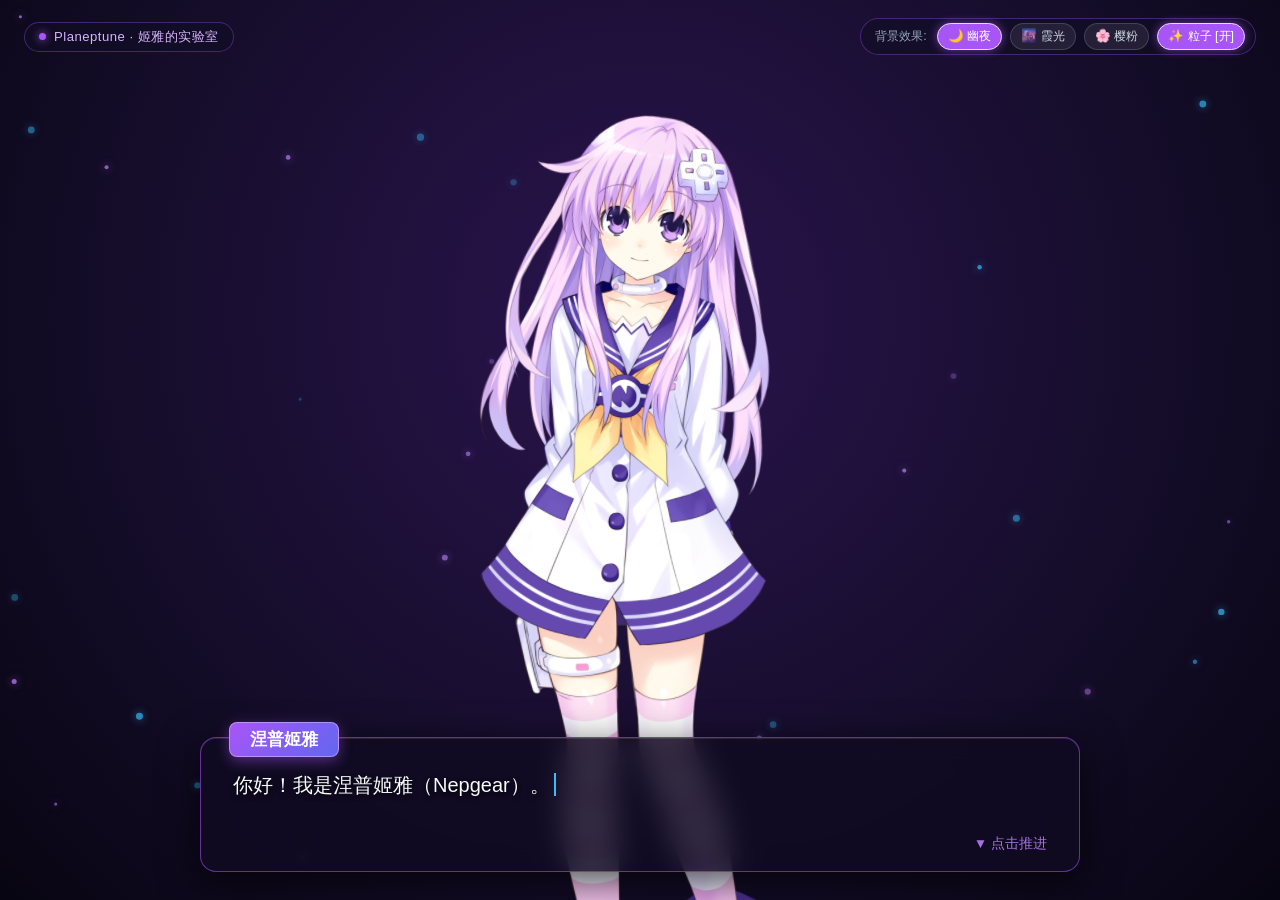
<file: 02-web-dev/computer-experiment/exper-02/index.html>
<!DOCTYPE html>
<html lang="zh-CN">
<head>
    <meta charset="UTF-8">
    <meta name="viewport" content="width=device-width, initial-scale=1.0">
    <title>Galgame - 涅普姬雅</title>
    
    <!-- 优先本地离线库，失败时自动回退至 CDN -->
    <script src="lib/live2d.min.js" onerror="this.src='https://cdn.jsdelivr.net/gh/dylanNew/live2d/webgl/Live2D/lib/live2d.min.js'"></script>
    <script src="lib/pixi.min.js" onerror="this.src='https://cdn.jsdelivr.net/npm/pixi.js@6.5.8/dist/browser/pixi.min.js'"></script>
    <script src="lib/cubism2.min.js" onerror="this.src='https://cdn.jsdelivr.net/npm/pixi-live2d-display@0.4.0/dist/cubism2.min.js'"></script>
    
    <!-- 本地模型数据包 -->
    <script src="live2d/Nepgear/model_data.js"></script>

    <style>
        * {
            margin: 0;
            padding: 0;
            box-sizing: border-box;
            user-select: none;
        }

        body, html {
            width: 100%;
            height: 100%;
            overflow: hidden;
            background: radial-gradient(circle at 50% 35%, #2a144e 0%, #150d2a 60%, #080512 100%);
            transition: background 0.6s ease;
            font-family: -apple-system, BlinkMacSystemFont, "Segoe UI", "PingFang SC", "Microsoft YaHei", sans-serif;
            color: #fff;
            cursor: pointer;
        }

        /* ---------------- 顶部背景效果轻量 UI 控制栏 ---------------- */
        #bg-ui-bar {
            position: absolute;
            top: 18px;
            left: 24px;
            right: 24px;
            display: flex;
            justify-content: space-between;
            align-items: center;
            z-index: 20;
            pointer-events: auto;
        }

        /* 场景地标标签 */
        .scene-stamp {
            display: flex;
            align-items: center;
            gap: 8px;
            background: rgba(18, 14, 38, 0.65);
            border: 1px solid rgba(168, 85, 247, 0.35);
            padding: 5px 14px;
            border-radius: 20px;
            font-size: 0.82rem;
            color: #d8b4fe;
            backdrop-filter: blur(8px);
            letter-spacing: 0.5px;
        }

        .stamp-dot {
            width: 7px;
            height: 7px;
            border-radius: 50%;
            background: #a855f7;
            box-shadow: 0 0 8px #a855f7;
        }

        /* 背景氛围与动效切换组 */
        .bg-controls {
            display: flex;
            align-items: center;
            gap: 8px;
            background: rgba(18, 14, 38, 0.65);
            border: 1px solid rgba(168, 85, 247, 0.35);
            padding: 4px 10px;
            border-radius: 22px;
            backdrop-filter: blur(8px);
        }

        .bg-label {
            font-size: 0.78rem;
            color: #94a3b8;
            margin-right: 2px;
            margin-left: 4px;
        }

        .theme-btn {
            background: rgba(255, 255, 255, 0.08);
            border: 1px solid rgba(255, 255, 255, 0.15);
            color: #cbd5e1;
            padding: 4px 10px;
            border-radius: 14px;
            font-size: 0.78rem;
            cursor: pointer;
            transition: all 0.2s ease;
        }

        .theme-btn:hover {
            background: rgba(168, 85, 247, 0.3);
            border-color: #c084fc;
            color: #fff;
        }

        .theme-btn.active {
            background: #a855f7;
            border-color: #e9d5ff;
            color: #ffffff;
            box-shadow: 0 0 10px rgba(168, 85, 247, 0.6);
        }

        /* ---------------- 背景微粒层 ---------------- */
        #particles-canvas {
            position: absolute;
            top: 0;
            left: 0;
            width: 100%;
            height: 100%;
            z-index: 0;
            pointer-events: none;
            transition: opacity 0.4s ease;
        }

        /* ---------------- Live2D 立绘画布 ---------------- */
        #live2d-canvas {
            position: absolute;
            top: 0;
            left: 0;
            width: 100%;
            height: 100%;
            z-index: 2;
        }

        /* ---------------- 纯净 Galgame 对话框 ---------------- */
        #dialogue-box {
            position: absolute;
            bottom: 28px;
            left: 50%;
            transform: translateX(-50%);
            width: calc(100% - 60px);
            max-width: 880px;
            min-height: 135px;
            background: rgba(16, 11, 34, 0.85);
            border: 1.5px solid rgba(168, 85, 247, 0.55);
            border-radius: 16px;
            box-shadow: 0 10px 40px rgba(0, 0, 0, 0.7), inset 0 1px 0 rgba(255, 255, 255, 0.1);
            backdrop-filter: blur(14px);
            -webkit-backdrop-filter: blur(14px);
            padding: 24px 32px 18px;
            z-index: 10;
            display: flex;
            flex-direction: column;
            justify-content: space-between;
            transition: border-color 0.25s;
        }

        #dialogue-box:hover {
            border-color: rgba(192, 132, 252, 0.85);
        }

        /* 角色姓名牌 */
        #speaker-name {
            position: absolute;
            top: -16px;
            left: 28px;
            background: linear-gradient(135deg, #a855f7, #6366f1);
            color: #ffffff;
            font-weight: bold;
            font-size: 1.05rem;
            padding: 5px 20px;
            border-radius: 8px;
            border: 1px solid rgba(255, 255, 255, 0.35);
            box-shadow: 0 4px 14px rgba(168, 85, 247, 0.45);
        }

        /* 对话正文与打字机光标 */
        #dialogue-text {
            font-size: 1.25rem;
            line-height: 1.75;
            color: #f8fafc;
            margin-top: 6px;
            text-shadow: 0 2px 5px rgba(0, 0, 0, 0.85);
            min-height: 2.2em;
        }

        .typing-cursor {
            display: inline-block;
            width: 2.5px;
            height: 1.15em;
            background: #38bdf8;
            margin-left: 4px;
            vertical-align: text-bottom;
            animation: blink 0.7s infinite;
        }

        @keyframes blink {
            0%, 50% { opacity: 1; }
            51%, 100% { opacity: 0; }
        }

        /* 推进提示指示器 */
        .indicator {
            align-self: flex-end;
            font-size: 0.85rem;
            color: #c084fc;
            animation: pulse 1.2s infinite ease-in-out;
            opacity: 0.85;
        }

        @keyframes pulse {
            0%, 100% { opacity: 0.35; transform: translateY(0); }
            50% { opacity: 1; transform: translateY(-2px); }
        }
    </style>
</head>
<body>

    <!-- 顶部背景氛围与效果轻量控制栏 -->
    <div id="bg-ui-bar">
        <!-- 场景地标标签 -->
        <div class="scene-stamp">
            <span class="stamp-dot"></span>
            <span id="stamp-text">Planeptune · 姬雅的实验室</span>
        </div>

        <!-- 背景效果调节按钮组（不繁复，仅3个氛围色调+1个粒子开关） -->
        <div class="bg-controls">
            <span class="bg-label">背景效果:</span>
            <button class="theme-btn active" data-theme="night">🌙 幽夜</button>
            <button class="theme-btn" data-theme="sunset">🌆 霞光</button>
            <button class="theme-btn" data-theme="sakura">🌸 樱粉</button>
            <button id="btn-toggle-particles" class="theme-btn active" title="开启/关闭背景飘动粒子">✨ 粒子 [开]</button>
        </div>
    </div>

    <!-- 动态背景光斑微粒层 -->
    <canvas id="particles-canvas"></canvas>

    <!-- Live2D 立绘画布 -->
    <canvas id="live2d-canvas"></canvas>

    <!-- 干净简练的 Galgame 对话框 -->
    <div id="dialogue-box">
        <div id="speaker-name">涅普姬雅</div>
        <div id="dialogue-text"></div>
        <div class="indicator">▼ 点击推进</div>
    </div>

    <script>
        // 1. 背景效果配置与主题切换系统
        const themes = {
            night: {
                bg: 'radial-gradient(circle at 50% 35%, #2a144e 0%, #150d2a 60%, #080512 100%)',
                stamp: 'Planeptune · 姬雅的实验室 (夜间)',
                colors: ['192, 132, 252', '56, 189, 248']
            },
            sunset: {
                bg: 'radial-gradient(circle at 50% 35%, #561c36 0%, #2e0e22 60%, #11050d 100%)',
                stamp: 'Planeptune · 姬雅的实验室 (傍晚)',
                colors: ['251, 146, 60', '244, 114, 182']
            },
            sakura: {
                bg: 'radial-gradient(circle at 50% 35%, #3e193e 0%, #220c26 60%, #0c0412 100%)',
                stamp: 'Planeptune · 姬雅的花园阳台 (春樱)',
                colors: ['244, 114, 182', '255, 255, 255']
            }
        };

        let currentTheme = 'night';
        let showParticles = true;

        const stampText = document.getElementById('stamp-text');
        const themeBtns = document.querySelectorAll('.theme-btn[data-theme]');
        const btnToggleParticles = document.getElementById('btn-toggle-particles');
        const particlesCanvas = document.getElementById('particles-canvas');

        // 切换背景主题
        themeBtns.forEach(btn => {
            btn.addEventListener('click', (e) => {
                e.stopPropagation(); // 避免触发对话推进
                const themeKey = btn.dataset.theme;
                if (!themes[themeKey]) return;

                currentTheme = themeKey;
                themeBtns.forEach(b => b.classList.remove('active'));
                btn.classList.add('active');

                // 渐变更新背景色彩与地标文字
                document.body.style.background = themes[themeKey].bg;
                stampText.textContent = themes[themeKey].stamp;
            });
        });

        // 切换粒子动效
        btnToggleParticles.addEventListener('click', (e) => {
            e.stopPropagation();
            showParticles = !showParticles;
            if (showParticles) {
                btnToggleParticles.classList.add('active');
                btnToggleParticles.textContent = '✨ 粒子 [开]';
                particlesCanvas.style.opacity = '1';
            } else {
                btnToggleParticles.classList.remove('active');
                btnToggleParticles.textContent = '✨ 粒子 [关]';
                particlesCanvas.style.opacity = '0';
            }
        });

        // 2. 动态光斑粒子逻辑
        (function initParticles() {
            const ctx = particlesCanvas.getContext('2d');
            let width, height;
            const particles = [];
            const count = 35;

            function resize() {
                width = particlesCanvas.width = window.innerWidth;
                height = particlesCanvas.height = window.innerHeight;
            }
            window.addEventListener('resize', resize);
            resize();

            for (let i = 0; i < count; i++) {
                particles.push({
                    x: Math.random() * width,
                    y: Math.random() * height,
                    r: Math.random() * 2.5 + 1.2,
                    vx: (Math.random() - 0.5) * 0.35,
                    vy: -(Math.random() * 0.5 + 0.25),
                    alpha: Math.random() * 0.5 + 0.2
                });
            }

            function animate() {
                if (showParticles) {
                    ctx.clearRect(0, 0, width, height);
                    const colorPool = themes[currentTheme].colors;

                    for (let i = 0; i < particles.length; i++) {
                        const p = particles[i];
                        p.x += p.vx;
                        p.y += p.vy;

                        if (p.y < -10) {
                            p.y = height + 10;
                            p.x = Math.random() * width;
                        }

                        const color = colorPool[i % colorPool.length];
                        ctx.beginPath();
                        ctx.arc(p.x, p.y, p.r, 0, Math.PI * 2);
                        ctx.fillStyle = `rgba(${color}, ${p.alpha})`;
                        ctx.shadowBlur = 8;
                        ctx.shadowColor = `rgba(${color}, 0.8)`;
                        ctx.fill();
                    }
                }
                requestAnimationFrame(animate);
            }
            animate();
        })();

        // 3. 剧情台词列表
        const script = [
            { name: "涅普姬雅", text: "你好！我是涅普姬雅（Nepgear）。", motion: "start" },
            { name: "涅普姬雅", text: "你可以点击右上角的背景效果按钮，切换房间的光影氛围哦！", motion: "idle" },
            { name: "涅普姬雅", text: "无论是【幽夜】、【霞光】还是【樱粉】，背景都会呈现不同的光斑与色调呢~", motion: "tap_D_REF.PT_HEAD" },
            { name: "涅普姬雅", text: "只要鼠标单击屏幕或者对话框，就能继续推进下一句台词。", motion: "idle" },
            { name: "涅普姬雅", text: "平时我最喜欢做机械研究和写程序了，很高兴能在这里陪着你！", motion: "tap_D_REF.PT_HEAD" },
            { name: "涅普姬雅", text: "对话全部结束啦，再次点击就会重新从第一句开始循环循环哦~", motion: "start" }
        ];

        let currentIndex = 0;
        let live2dModel = null;
        let isTyping = false;
        let typingTimer = null;

        const nameEl = document.getElementById('speaker-name');
        const textEl = document.getElementById('dialogue-text');

        // 打字机更新台词
        function showDialogue(index) {
            clearTimeout(typingTimer);
            const item = script[index];
            nameEl.textContent = item.name;
            const fullText = item.text;
            let charIndex = 0;
            isTyping = true;
            textEl.innerHTML = '';

            // 触发模型动作
            if (live2dModel && item.motion) {
                try { live2dModel.motion(item.motion); } catch (e) {}
            }

            function typeNext() {
                if (charIndex < fullText.length) {
                    charIndex++;
                    textEl.innerHTML = fullText.slice(0, charIndex) + '<span class="typing-cursor"></span>';
                    typingTimer = setTimeout(typeNext, 25);
                } else {
                    textEl.textContent = fullText;
                    isTyping = false;
                }
            }
            typeNext();
        }

        // 推进台词
        function nextDialogue() {
            if (isTyping) {
                clearTimeout(typingTimer);
                textEl.textContent = script[currentIndex].text;
                isTyping = false;
                return;
            }
            currentIndex = (currentIndex + 1) % script.length;
            showDialogue(currentIndex);
        }

        // 点击推进
        document.addEventListener('click', nextDialogue);

        // 键盘按键推进
        window.addEventListener('keydown', (e) => {
            if (e.code === 'Space' || e.code === 'Enter') {
                nextDialogue();
            }
        });

        // 初始显示第一句
        showDialogue(0);

        // 4. 初始化 Pixi.js 和 Live2D 模型
        async function initLive2D() {
            try {
                const canvas = document.getElementById('live2d-canvas');
                const app = new PIXI.Application({
                    view: canvas,
                    autoStart: true,
                    resizeTo: window,
                    backgroundAlpha: 0
                });

                // 优先使用本地内嵌数据渲染
                if (window.NEPGEAR_MODEL_DATA) {
                    const settings = new PIXI.live2d.Cubism2ModelSettings(window.NEPGEAR_MODEL_DATA);
                    live2dModel = await PIXI.live2d.Live2DModel.from(settings);
                } else {
                    live2dModel = await PIXI.live2d.Live2DModel.from('live2d/Nepgear/model.json');
                }

                app.stage.addChild(live2dModel);

                // 自适应屏幕大小并居中展示立绘（保持放大与下移合适高度）
                function resizeModel() {
                    if (!live2dModel) return;
                    const baseHeight = live2dModel.height / (live2dModel.scale.y || 1);
                    const scale = (window.innerHeight * 1.18) / baseHeight;
                    live2dModel.scale.set(scale);
                    live2dModel.x = (window.innerWidth - live2dModel.width) / 2;
                    live2dModel.y = window.innerHeight * 0.08;
                }

                resizeModel();
                window.addEventListener('resize', resizeModel);

                // 点击立绘触发摸头动作
                live2dModel.on('hit', () => {
                    try { live2dModel.motion('tap_D_REF.PT_HEAD'); } catch (e) {}
                });
            } catch (err) {
                console.error("Live2D 加载异常:", err);
            }
        }

        initLive2D();
    </script>
</body>
</html>
</file>
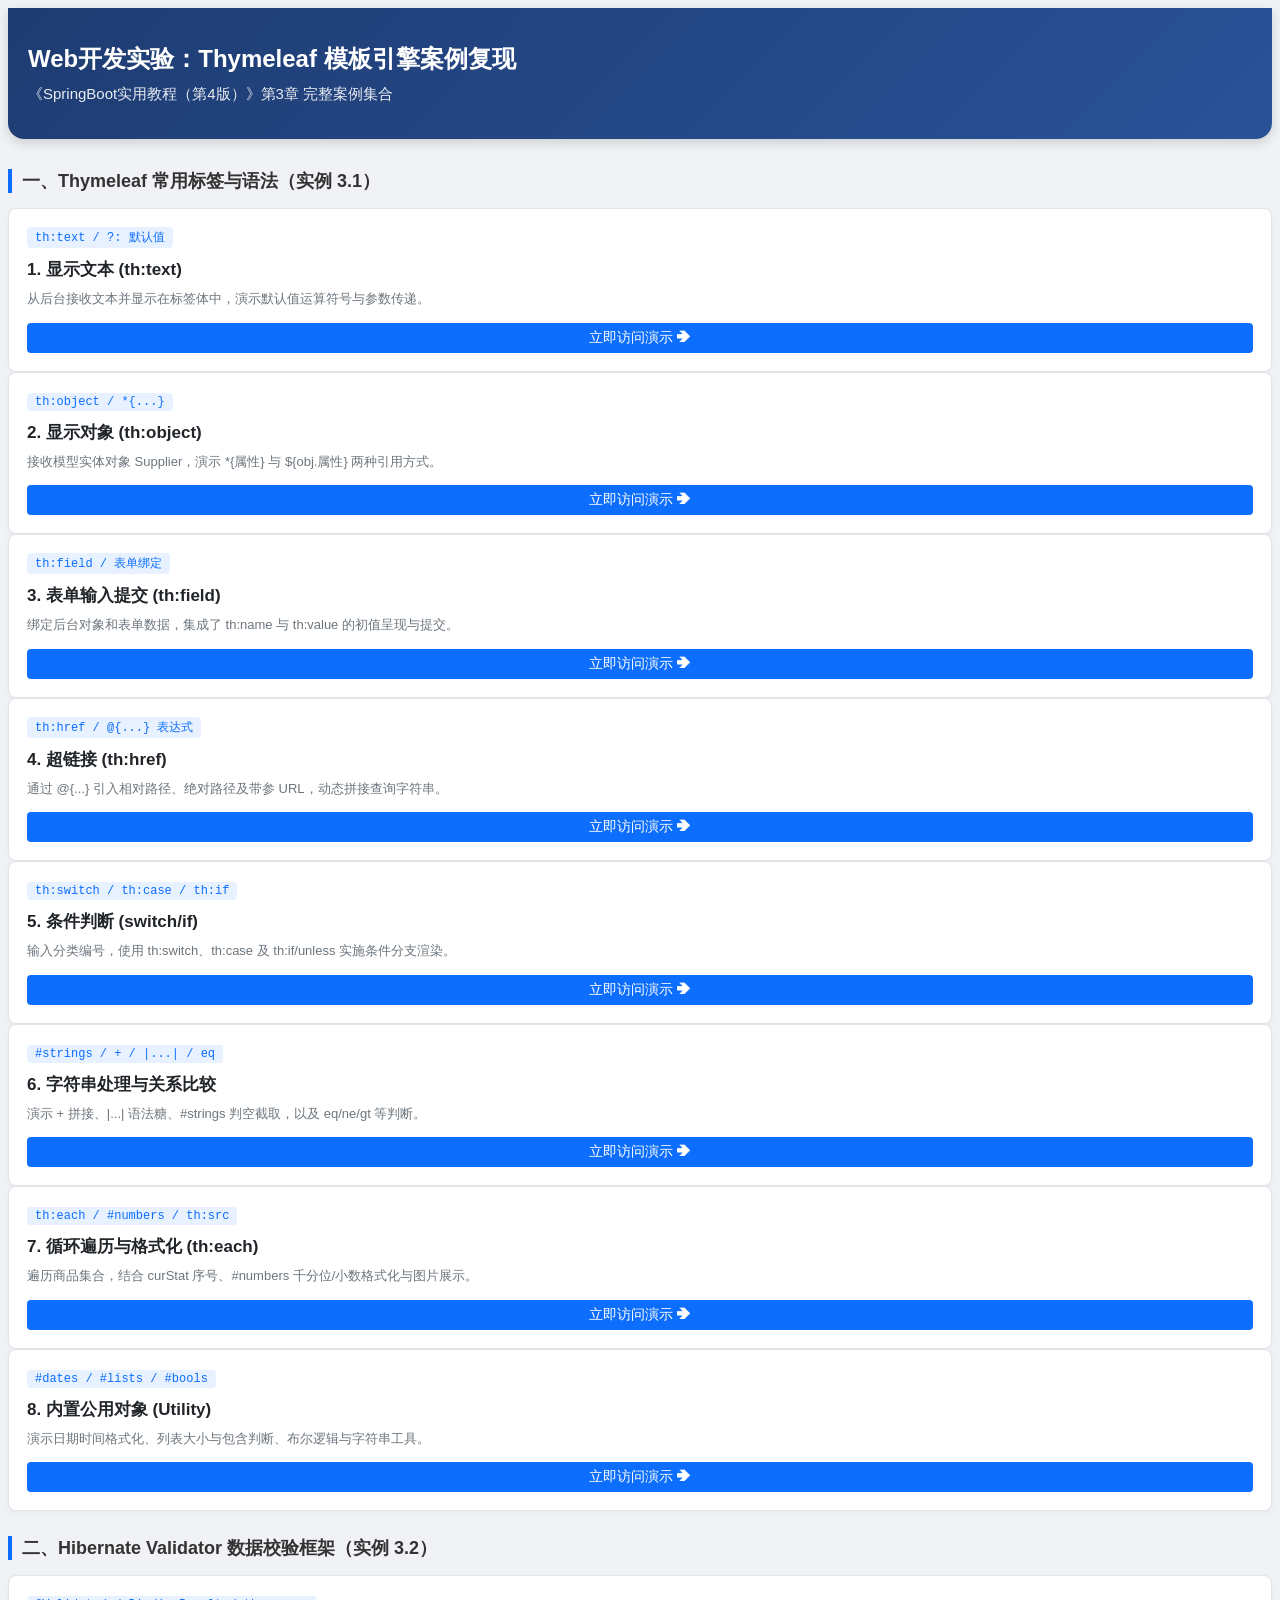
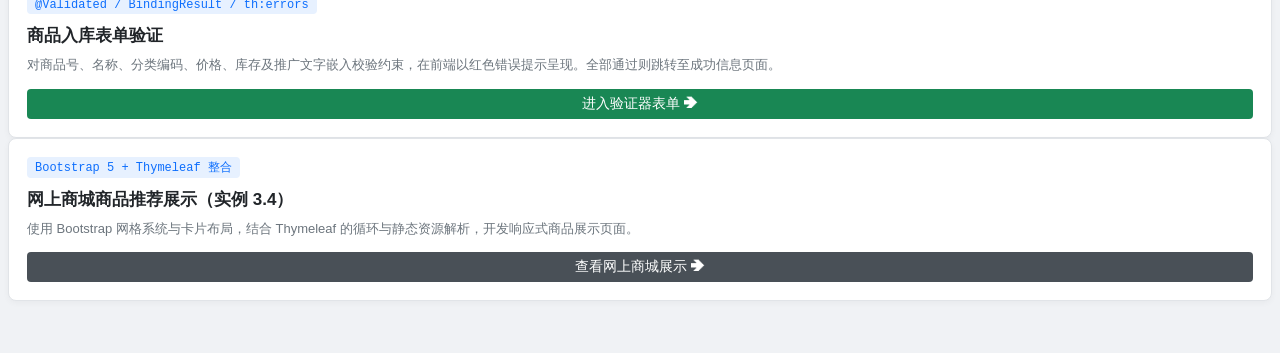
<file: 02-web-dev/computer-experiment/exper-07/demo/src/main/resources/templates/index.html>
<!DOCTYPE html>
<html lang="zh-CN" xmlns:th="http://www.thymeleaf.org">
<head>
    <meta charset="UTF-8">
    <title>实验7：Thymeleaf模板引擎案例导览</title>
    <link rel="stylesheet" th:href="@{/css/bootstrap.min.css}">
    <style>
        body { background-color: #f0f2f5; padding-bottom: 50px; font-family: -apple-system, BlinkMacSystemFont, "Segoe UI", Roboto, "PingFang SC", "Hiragino Sans GB", "Microsoft YaHei", sans-serif; }
        .hero { background: linear-gradient(135deg, #1e3c72 0%, #2a5298 100%); color: white; padding: 35px 20px; margin-bottom: 30px; border-radius: 0 0 16px 16px; box-shadow: 0 4px 12px rgba(0,0,0,0.15); }
        .case-card { height: 100%; border-radius: 8px; border: 1px solid #e1e4e8; background: #fff; box-shadow: 0 2px 6px rgba(0,0,0,0.04); transition: all 0.2s ease; display: flex; flex-direction: column; }
        .case-card:hover { transform: translateY(-3px); box-shadow: 0 8px 16px rgba(0,0,0,0.08); border-color: #0d6efd; }
        .case-body { padding: 18px; flex: 1; display: flex; flex-direction: column; justify-content: space-between; }
        .case-title { font-size: 17px; font-weight: 600; color: #212529; margin-bottom: 8px; }
        .case-tag { display: inline-block; font-size: 12px; padding: 2px 8px; border-radius: 4px; background: #e7f1ff; color: #0d6efd; font-family: monospace; margin-bottom: 10px; }
        .case-desc { font-size: 13px; color: #6c757d; line-height: 1.5; margin-bottom: 14px; }
        .btn-visit { background: #0d6efd; color: white; text-align: center; text-decoration: none; padding: 6px 12px; border-radius: 4px; font-size: 14px; transition: background 0.15s; }
        .btn-visit:hover { background: #0b5ed7; color: white; }
        .section-header { font-size: 18px; font-weight: bold; margin: 25px 0 15px 0; padding-left: 10px; border-left: 4px solid #0d6efd; color: #333; }
    </style>
</head>
<body>

    <div class="hero text-center">
        <h2 style="margin: 0 0 10px 0;">Web开发实验：Thymeleaf 模板引擎案例复现</h2>
        <p style="margin: 0; opacity: 0.9; font-size: 15px;">《SpringBoot实用教程（第4版）》第3章 完整案例集合</p>
    </div>

    <div class="container">

        <!-- 模块一 -->
        <div class="section-header">一、Thymeleaf 常用标签与语法（实例 3.1）</div>
        <div class="row">
            <!-- 1. th:text -->
            <div class="col-md-4 mb-3">
                <div class="case-card">
                    <div class="case-body">
                        <div>
                            <span class="case-tag">th:text / ?: 默认值</span>
                            <div class="case-title">1. 显示文本 (th:text)</div>
                            <div class="case-desc">从后台接收文本并显示在标签体中，演示默认值运算符号与参数传递。</div>
                        </div>
                        <a th:href="@{/th/text(sname='陕西洛川苹果有限公司')}" class="btn-visit">立即访问演示 ➔</a>
                    </div>
                </div>
            </div>

            <!-- 2. th:object -->
            <div class="col-md-4 mb-3">
                <div class="case-card">
                    <div class="case-body">
                        <div>
                            <span class="case-tag">th:object / *{...}</span>
                            <div class="case-title">2. 显示对象 (th:object)</div>
                            <div class="case-desc">接收模型实体对象 Supplier，演示 *{属性} 与 ${obj.属性} 两种引用方式。</div>
                        </div>
                        <a th:href="@{/th/object(sname='陕西洛川苹果有限公司',sweixin='8123456-aa.com')}" class="btn-visit">立即访问演示 ➔</a>
                    </div>
                </div>
            </div>

            <!-- 3. th:field -->
            <div class="col-md-4 mb-3">
                <div class="case-card">
                    <div class="case-body">
                        <div>
                            <span class="case-tag">th:field / 表单绑定</span>
                            <div class="case-title">3. 表单输入提交 (th:field)</div>
                            <div class="case-desc">绑定后台对象和表单数据，集成了 th:name 与 th:value 的初值呈现与提交。</div>
                        </div>
                        <a th:href="@{/th/input}" class="btn-visit">立即访问演示 ➔</a>
                    </div>
                </div>
            </div>

            <!-- 4. th:href -->
            <div class="col-md-4 mb-3">
                <div class="case-card">
                    <div class="case-body">
                        <div>
                            <span class="case-tag">th:href / @{...} 表达式</span>
                            <div class="case-title">4. 超链接 (th:href)</div>
                            <div class="case-desc">通过 @{...} 引入相对路径、绝对路径及带参 URL，动态拼接查询字符串。</div>
                        </div>
                        <a th:href="@{/th/href}" class="btn-visit">立即访问演示 ➔</a>
                    </div>
                </div>
            </div>

            <!-- 5. th:switch -->
            <div class="col-md-4 mb-3">
                <div class="case-card">
                    <div class="case-body">
                        <div>
                            <span class="case-tag">th:switch / th:case / th:if</span>
                            <div class="case-title">5. 条件判断 (switch/if)</div>
                            <div class="case-desc">输入分类编号，使用 th:switch、th:case 及 th:if/unless 实施条件分支渲染。</div>
                        </div>
                        <a th:href="@{/th/switch(tcode='1')}" class="btn-visit">立即访问演示 ➔</a>
                    </div>
                </div>
            </div>

            <!-- 6. #strings -->
            <div class="col-md-4 mb-3">
                <div class="case-card">
                    <div class="case-body">
                        <div>
                            <span class="case-tag">#strings / + / |...| / eq</span>
                            <div class="case-title">6. 字符串处理与关系比较</div>
                            <div class="case-desc">演示 + 拼接、|...| 语法糖、#strings 判空截取，以及 eq/ne/gt 等判断。</div>
                        </div>
                        <a th:href="@{/th/strings(tcode='11A',tname='红富士苹果')}" class="btn-visit">立即访问演示 ➔</a>
                    </div>
                </div>
            </div>

            <!-- 7. th:each -->
            <div class="col-md-4 mb-3">
                <div class="case-card">
                    <div class="case-body">
                        <div>
                            <span class="case-tag">th:each / #numbers / th:src</span>
                            <div class="case-title">7. 循环遍历与格式化 (th:each)</div>
                            <div class="case-desc">遍历商品集合，结合 curStat 序号、#numbers 千分位/小数格式化与图片展示。</div>
                        </div>
                        <a th:href="@{/th/each}" class="btn-visit">立即访问演示 ➔</a>
                    </div>
                </div>
            </div>

            <!-- 8. utility -->
            <div class="col-md-4 mb-3">
                <div class="case-card">
                    <div class="case-body">
                        <div>
                            <span class="case-tag">#dates / #lists / #bools</span>
                            <div class="case-title">8. 内置公用对象 (Utility)</div>
                            <div class="case-desc">演示日期时间格式化、列表大小与包含判断、布尔逻辑与字符串工具。</div>
                        </div>
                        <a th:href="@{/th/utility}" class="btn-visit">立即访问演示 ➔</a>
                    </div>
                </div>
            </div>
        </div>

        <!-- 模块二 -->
        <div class="section-header">二、Hibernate Validator 数据校验框架（实例 3.2）</div>
        <div class="row">
            <div class="col-md-6 mb-3">
                <div class="case-card">
                    <div class="case-body">
                        <div>
                            <span class="case-tag">@Validated / BindingResult / th:errors</span>
                            <div class="case-title">商品入库表单验证</div>
                            <div class="case-desc">对商品号、名称、分类编码、价格、库存及推广文字嵌入校验约束，在前端以红色错误提示呈现。全部通过则跳转至成功信息页面。</div>
                        </div>
                        <a th:href="@{/valid}" class="btn-visit" style="background: #198754;">进入验证器表单 ➔</a>
                    </div>
                </div>
            </div>

            <!-- 模块三 -->
            <div class="col-md-6 mb-3">
                <div class="case-card">
                    <div class="case-body">
                        <div>
                            <span class="case-tag">Bootstrap 5 + Thymeleaf 整合</span>
                            <div class="case-title">网上商城商品推荐展示（实例 3.4）</div>
                            <div class="case-desc">使用 Bootstrap 网格系统与卡片布局，结合 Thymeleaf 的循环与静态资源解析，开发响应式商品展示页面。</div>
                        </div>
                        <a th:href="@{/bootstrap}" class="btn-visit" style="background: #495057;">查看网上商城展示 ➔</a>
                    </div>
                </div>
            </div>
        </div>

    </div>

</body>
</html>
</file>
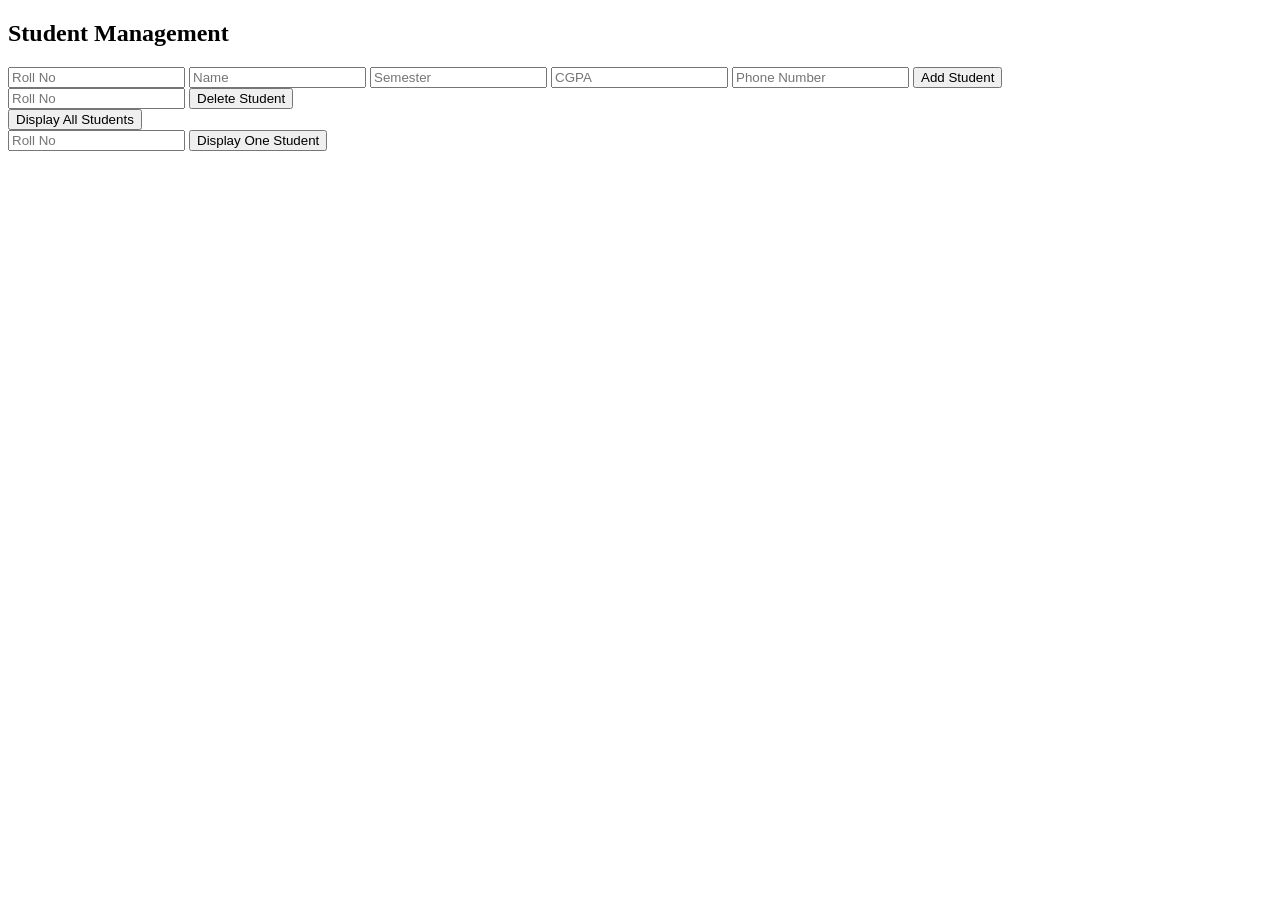
<file: 02-web-dev/computer-experiment/exper-08/student-crud/src/main/resources/templates/index.html>
<!DOCTYPE html>
<html>
<head><title>Student CRUD</title></head>
<body>
<h2>Student Management</h2>

<form action="/add" method="post">
    <input name="rollNo" placeholder="Roll No" required />
    <input name="name" placeholder="Name" required />
    <input name="semester" type="number" placeholder="Semester" required />
    <input name="cgpa" type="number" step="0.01" placeholder="CGPA" required />
    <input name="phoneNumber" placeholder="Phone Number" required />
    <button type="submit">Add Student</button>
</form>

<form action="/delete" method="post">
    <input name="rollNo" placeholder="Roll No" required />
    <button type="submit">Delete Student</button>
</form>

<a href="/display"><button>Display All Students</button></a>

<form action="/display/" method="get" onsubmit="event.preventDefault(); window.location='/display/' + this.rollNo.value;">
    <input name="rollNo" placeholder="Roll No" required />
    <button type="submit">Display One Student</button>
</form>

<p th:text="${message}"></p>
</body>
</html>
</file>
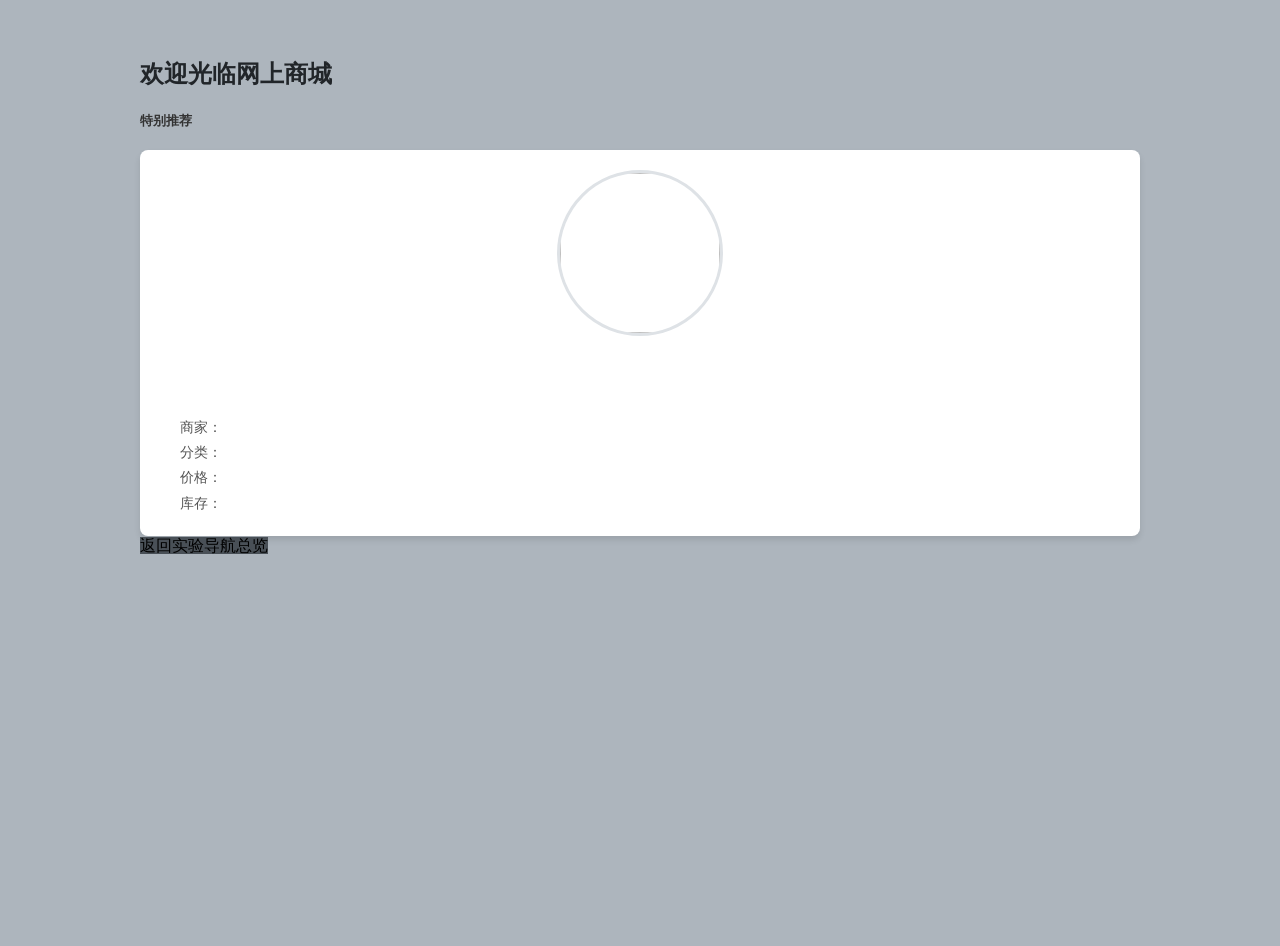
<file: 02-web-dev/computer-experiment/exper-07/demo/src/main/resources/templates/bootstrap.html>
<!DOCTYPE html>
<html lang="en" xmlns:th="http://www.thymeleaf.org">
<head>
    <meta charset="UTF-8">
    <title>Bootstrap应用</title>
    <!-- 引入项目内置的 Bootstrap 样式文件 -->
    <link rel="stylesheet" th:href="@{/css/bootstrap.min.css}">
    <style>
        body { background-color: #adb5bd; min-height: 100vh; padding-top: 30px; }
        .main-container { max-width: 1000px; margin: 0 auto; }
        .product-card {
            background: #fff;
            border-radius: 8px;
            padding: 20px;
            text-align: center;
            height: 100%;
            box-shadow: 0 4px 6px rgba(0,0,0,0.1);
        }
        .product-img {
            width: 160px;
            height: 160px;
            object-fit: cover;
            border-radius: 50%;
            margin-bottom: 15px;
            border: 3px solid #dee2e6;
        }
        .product-title {
            font-size: 16px;
            font-weight: bold;
            min-height: 48px;
            margin-bottom: 12px;
            color: #333;
        }
        .meta-info {
            font-size: 14px;
            color: #555;
            text-align: left;
            margin-left: 20px;
            line-height: 1.8;
        }
        .price {
            color: #d63384;
            font-weight: bold;
        }
    </style>
</head>
<body>
    <div class="main-container">
        <h2 class="text-center mb-3" style="color: #212529;">欢迎光临网上商城</h2>
        <h5 style="color: #333; margin-bottom: 20px;">特别推荐</h5>

        <div class="row">
            <div class="col-md-4 mb-3" th:each="commodity : ${commoditys}">
                <div class="product-card">
                    <img th:src="'/image/' + ${commodity.image}" class="product-img" th:alt="${commodity.pname}"/>
                    <div class="product-title" th:text="${commodity.pname}"></div>
                    <div class="meta-info">
                        <div>商家：<span th:text="${commodity.scode}"></span></div>
                        <div>分类：<span th:text="${commodity.tcode}"></span></div>
                        <div>价格：<span class="price" th:text="${#numbers.formatDecimal(commodity.pprice, 1, 'COMMA', 2, 'POINT')} + ' ¥'"></span></div>
                        <div>库存：<span th:text="${#numbers.formatInteger(commodity.stocks, 1, 'COMMA')}"></span></div>
                    </div>
                </div>
            </div>
        </div>

        <div class="text-center mt-3">
            <a th:href="@{/}" class="btn btn-secondary btn-sm" style="background: #495057;">返回实验导航总览</a>
        </div>
    </div>
</body>
</html>
</file>
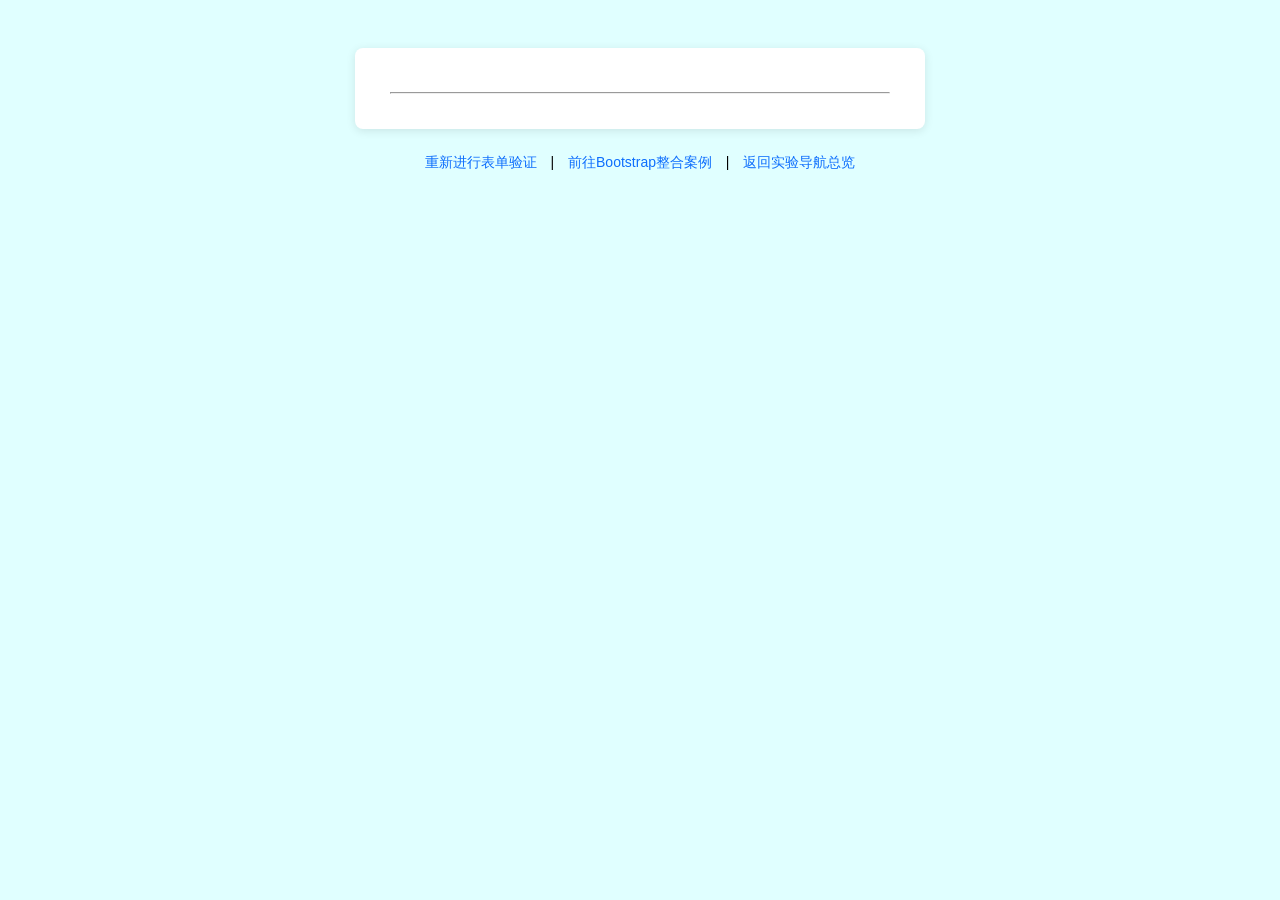
<file: 02-web-dev/computer-experiment/exper-07/demo/src/main/resources/templates/success.html>
<!DOCTYPE html>
<html lang="en" xmlns:th="http://www.thymeleaf.org">
<head>
    <meta charset="UTF-8">
    <title>验证通过</title>
    <style>
        body { background-color: #e0ffff; font-family: sans-serif; padding: 40px; }
        .box { max-width: 500px; margin: 0 auto; background: white; padding: 25px 35px; border-radius: 8px; box-shadow: 0 2px 10px rgba(0,0,0,0.1); }
        .item { margin: 10px 0; font-size: 15px; }
        .nav-links { text-align: center; margin-top: 25px; font-size: 14px; }
        a { color: #0d6efd; text-decoration: none; margin: 0 10px; }
    </style>
</head>
<body>
    <div class="box">
        <div th:object="${com}">
            <h3 th:text="'数据提交成功！'" style="text-align: center; color: #198754;"></h3>
            <p th:text="'入库商品的信息如下：'" style="font-weight: bold;"></p>
            <hr>
            <div class="item" th:text="'商品号：' + ${com.pid}"></div>
            <div class="item" th:text="'商品名称：' + ${com.pname}"></div>
            <div class="item" th:text="'商品分类：' + ${com.tcode}"></div>
            <div class="item" th:text="'商品价格：' + ${com.pprice}"></div>
            <div class="item" th:text="'库存量：' + ${com.stocks}"></div>
            <div class="item" th:text="'推广文字：' + ${com.textadv}"></div>
        </div>
    </div>

    <div class="nav-links">
        <a th:href="@{/valid}">重新进行表单验证</a> | 
        <a th:href="@{/bootstrap}">前往Bootstrap整合案例</a> | 
        <a th:href="@{/}">返回实验导航总览</a>
    </div>
</body>
</html>
</file>
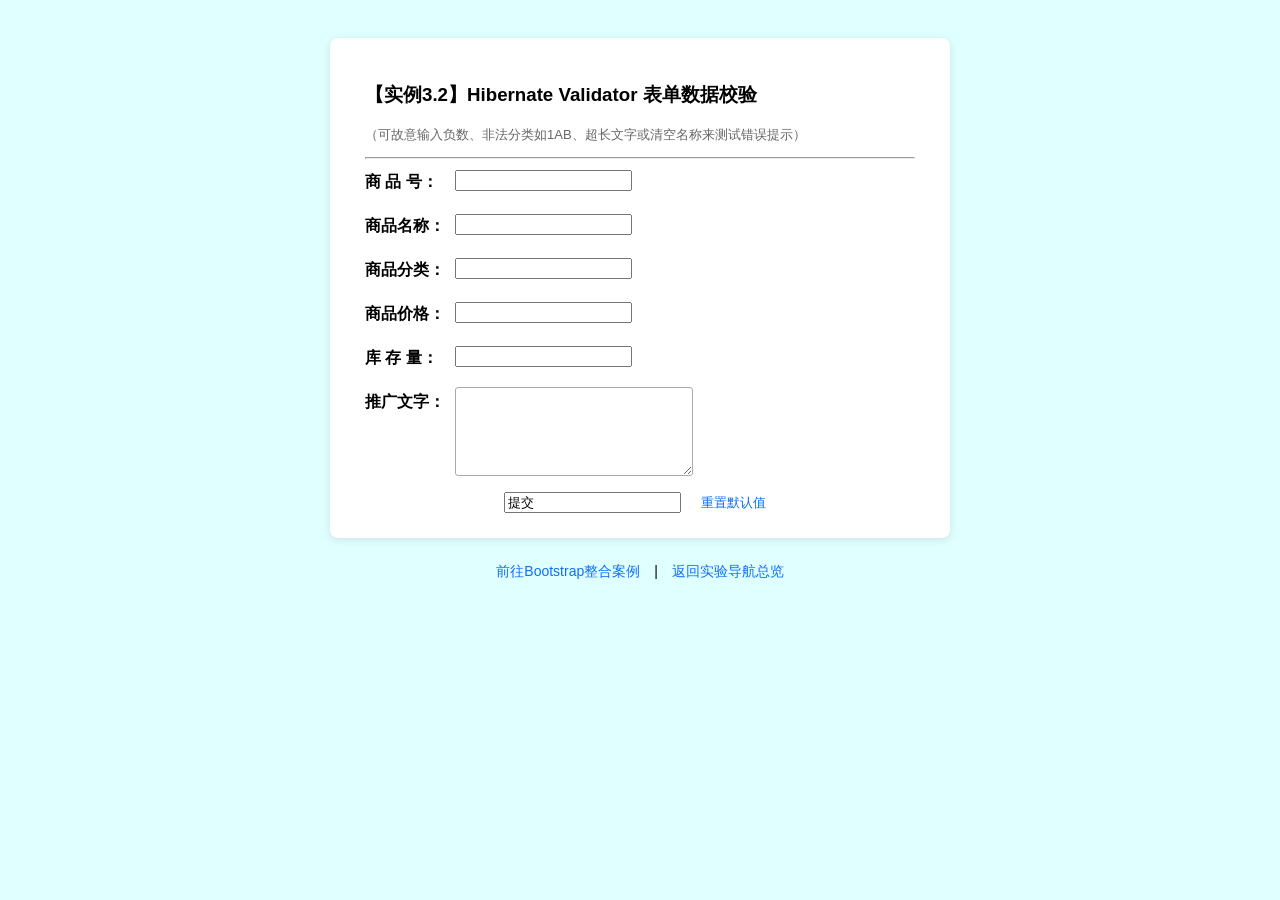
<file: 02-web-dev/computer-experiment/exper-07/demo/src/main/resources/templates/valid.html>
<!DOCTYPE html>
<html lang="en" xmlns:th="http://www.thymeleaf.org">
<head>
    <meta charset="UTF-8">
    <title>验证器应用</title>
    <style>
        body { background-color: #e0ffff; font-family: sans-serif; padding: 30px; }
        .box { max-width: 550px; margin: 0 auto; background: white; padding: 25px 35px; border-radius: 8px; box-shadow: 0 2px 10px rgba(0,0,0,0.1); }
        .row-item { margin-bottom: 16px; display: flex; align-items: flex-start; }
        .label { width: 90px; font-weight: bold; padding-top: 5px; }
        .control { flex: 1; }
        input[type="text"], textarea { width: 220px; padding: 6px 8px; border: 1px solid #aaa; border-radius: 3px; }
        textarea { height: 75px; vertical-align: top; }
        .error-msg { color: red; margin-left: 10px; font-size: 13px; line-height: 28px; }
        input[type="submit"] { padding: 6px 20px; background: #0d6efd; color: white; border: none; border-radius: 4px; cursor: pointer; }
        .nav-links { text-align: center; margin-top: 25px; font-size: 14px; }
        a { color: #0d6efd; text-decoration: none; margin: 0 10px; }
    </style>
</head>
<body>
    <div class="box">
        <h3>【实例3.2】Hibernate Validator 表单数据校验</h3>
        <p style="font-size: 13px; color: #666;">（可故意输入负数、非法分类如1AB、超长文字或清空名称来测试错误提示）</p>
        <hr>

        <form th:action="@{/add}" th:object="${com}" method="post">
            <div class="row-item">
                <div class="label">商 品 号：</div>
                <div class="control">
                    <input th:type="text" th:field="*{pid}"/>
                    <span th:errors="*{pid}" class="error-msg"></span>
                </div>
            </div>

            <div class="row-item">
                <div class="label">商品名称：</div>
                <div class="control">
                    <input th:type="text" th:field="*{pname}"/>
                    <span th:errors="*{pname}" class="error-msg"></span>
                </div>
            </div>

            <div class="row-item">
                <div class="label">商品分类：</div>
                <div class="control">
                    <input th:type="text" th:field="*{tcode}"/>
                    <span th:errors="*{tcode}" class="error-msg"></span>
                </div>
            </div>

            <div class="row-item">
                <div class="label">商品价格：</div>
                <div class="control">
                    <input th:type="text" th:field="*{pprice}"/>
                    <span th:errors="*{pprice}" class="error-msg"></span>
                </div>
            </div>

            <div class="row-item">
                <div class="label">库 存 量：</div>
                <div class="control">
                    <input th:type="text" th:field="*{stocks}"/>
                    <span th:errors="*{stocks}" class="error-msg"></span>
                </div>
            </div>

            <div class="row-item">
                <div class="label">推广文字：</div>
                <div class="control">
                    <textarea th:field="*{textadv}"></textarea>
                    <span th:errors="*{textadv}" class="error-msg"></span>
                </div>
            </div>

            <div style="text-align: center; margin-top: 15px;">
                <input th:type="submit" value="提交">
                <a th:href="@{/valid}" style="font-size: 13px; margin-left: 15px;">重置默认值</a>
            </div>
        </form>
    </div>

    <div class="nav-links">
        <a th:href="@{/bootstrap}">前往Bootstrap整合案例</a> | 
        <a th:href="@{/}">返回实验导航总览</a>
    </div>
</body>
</html>
</file>
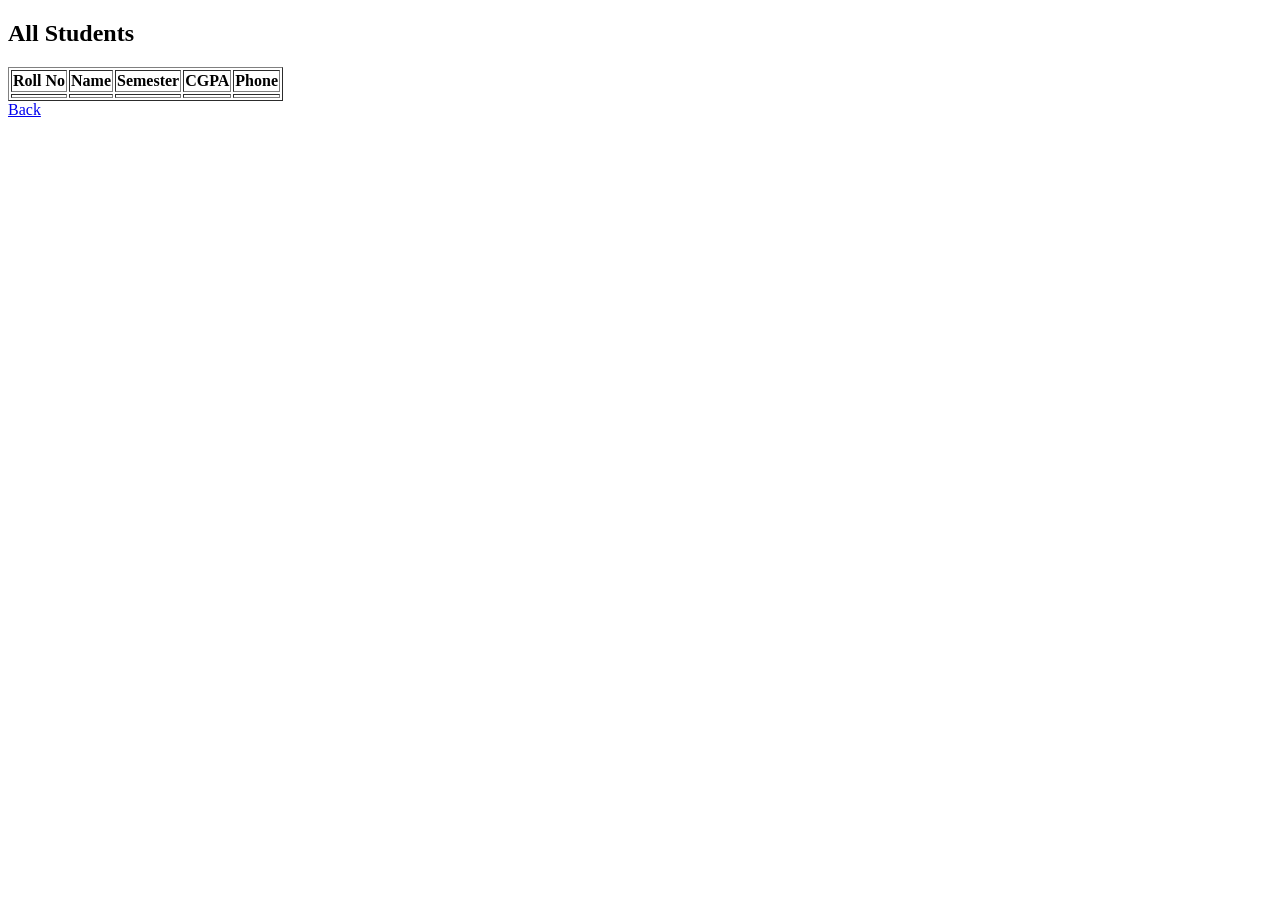
<file: 02-web-dev/computer-experiment/exper-08/student-crud/src/main/resources/templates/display.html>
<!DOCTYPE html>
<html>
<head><title>All Students</title></head>
<body>
<h2>All Students</h2>
<table border="1">
    <tr>
        <th>Roll No</th><th>Name</th><th>Semester</th><th>CGPA</th><th>Phone</th>
    </tr>
    <tr th:each="s : ${students}">
        <td th:text="${s.rollNo}"></td>
        <td th:text="${s.name}"></td>
        <td th:text="${s.semester}"></td>
        <td th:text="${s.cgpa}"></td>
        <td th:text="${s.phoneNumber}"></td>
    </tr>
</table>
<a href="/">Back</a>
</body>
</html>
</file>
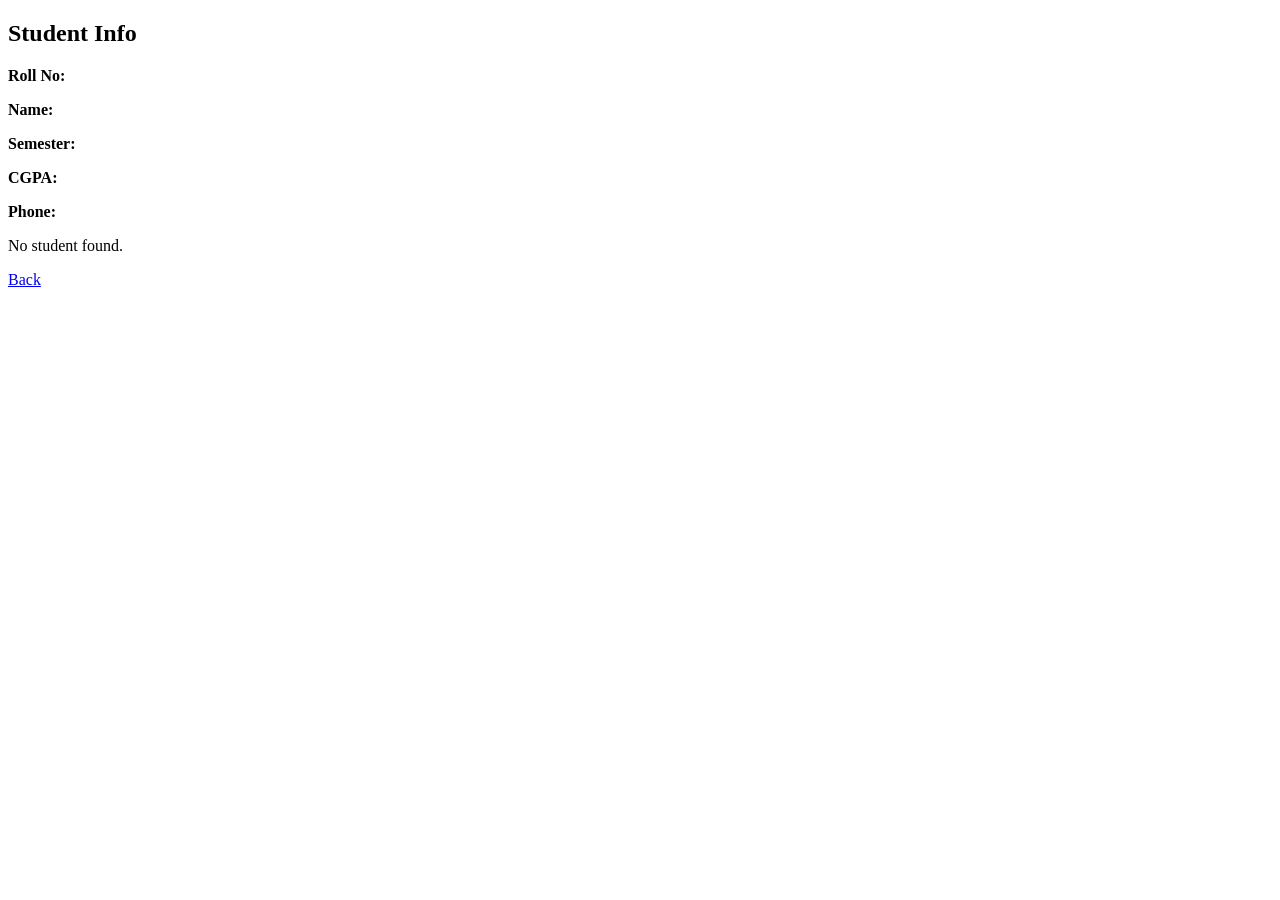
<file: 02-web-dev/computer-experiment/exper-08/student-crud/src/main/resources/templates/displayOne.html>
<!DOCTYPE html>
<html>
<head><title>Student Info</title></head>
<body>
<h2>Student Info</h2>
<div th:if="${student != null}">
    <p><b>Roll No:</b> <span th:text="${student.rollNo}"></span></p>
    <p><b>Name:</b> <span th:text="${student.name}"></span></p>
    <p><b>Semester:</b> <span th:text="${student.semester}"></span></p>
    <p><b>CGPA:</b> <span th:text="${student.cgpa}"></span></p>
    <p><b>Phone:</b> <span th:text="${student.phoneNumber}"></span></p>
</div>
<div th:if="${student == null}">
    <p>No student found.</p>
</div>
<a href="/">Back</a>
</body>
</html>
</file>
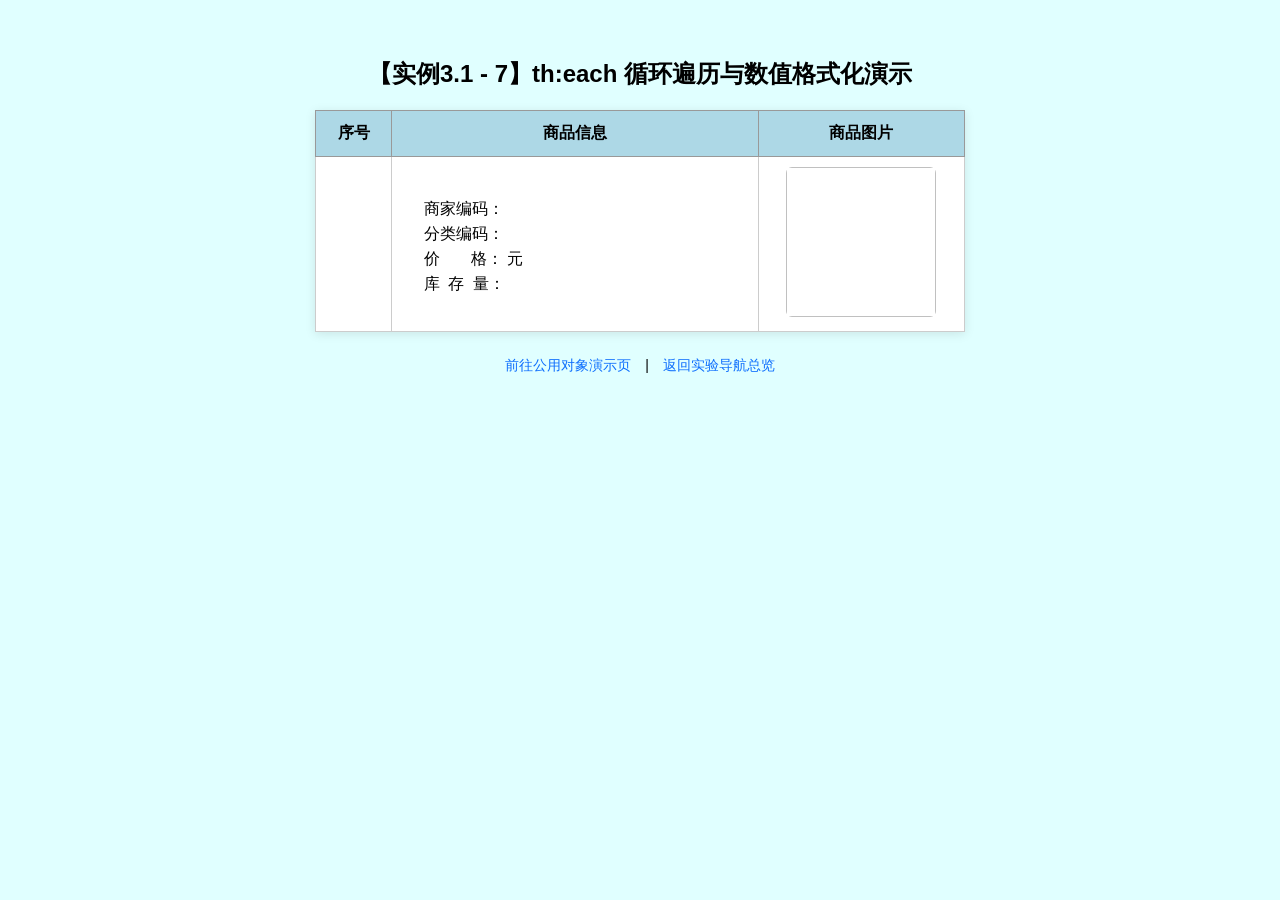
<file: 02-web-dev/computer-experiment/exper-07/demo/src/main/resources/templates/th/each.html>
<!DOCTYPE html>
<html lang="en" xmlns:th="http://www.thymeleaf.org">
<head>
    <meta charset="UTF-8">
    <title>th:each演示</title>
    <style>
        body { background-color: #e0ffff; font-family: sans-serif; padding: 30px; }
        .mytbl {
            margin: auto;
            text-align: center;
            width: 650px;
            background-color: #fff;
            border-collapse: collapse;
            box-shadow: 0 2px 10px rgba(0,0,0,0.1);
        }
        .mytbl th { padding: 12px; font-size: 16px; background-color: lightblue; border: 1px solid #999; }
        .mytbl td { padding: 10px; border: 1px solid #ccc; }
        .mytbl tr:hover { background-color: #f9fbfd; }
        .nav-links { text-align: center; margin-top: 25px; font-size: 14px; }
        a { color: #0d6efd; text-decoration: none; margin: 0 10px; }
    </style>
</head>
<body>
    <div style="text-align: center; margin-bottom: 20px;">
        <h2>【实例3.1 - 7】th:each 循环遍历与数值格式化演示</h2>
    </div>

    <!-- PPT 原版表格结构与标签属性 -->
    <table border="1" cellspacing="0" class="mytbl">
        <tr style="background-color: lightblue">
            <th style="width: 60px;">序号</th>
            <th style="width: 400px;">商品信息</th>
            <th style="width: 190px;">商品图片</th>
        </tr>
        <tr th:each="commodity, curStat : ${commoditys}">
            <!-- 状态变量 count -->
            <td th:text="${curStat.count}"></td>
            
            <td style="text-align: left; padding: 10px 18px;">
                <h4 th:text="${commodity.pname}" style="text-align: center; margin: 5px 0 10px 0;"></h4>
                <p style="margin: 4px 0;">&nbsp;&nbsp;&nbsp;商家编码：<span th:text="${commodity.scode}"></span></p>
                <p style="margin: 4px 0;">&nbsp;&nbsp;&nbsp;分类编码：<span th:text="${commodity.tcode}"></span></p>
                <!-- #numbers.formatDecimal 格式化金额 -->
                <p style="margin: 4px 0;">&nbsp;&nbsp;&nbsp;价&nbsp;&nbsp;&nbsp;&nbsp;&nbsp;&nbsp;&nbsp;格：<span th:text="${#numbers.formatDecimal(commodity.pprice, 1, 'COMMA', 2, 'POINT')}"></span> 元</p>
                <!-- #numbers.formatInteger 格式化库存 -->
                <p style="margin: 4px 0;">&nbsp;&nbsp;&nbsp;库&nbsp;&nbsp;存&nbsp;&nbsp;量：<span th:text="${#numbers.formatInteger(commodity.stocks, 1, 'COMMA')}"></span></p>
            </td>

            <td>
                <!-- th:src 引用静态图片 -->
                <img th:src="'/image/' + ${commodity.image}" style="height: 150px; width: 150px; border-radius: 6px; object-fit: cover;" th:alt="${commodity.pname}"/>
            </td>
        </tr>
    </table>

    <div class="nav-links">
        <a th:href="@{/th/utility}">前往公用对象演示页</a> | 
        <a th:href="@{/}">返回实验导航总览</a>
    </div>
</body>
</html>
</file>
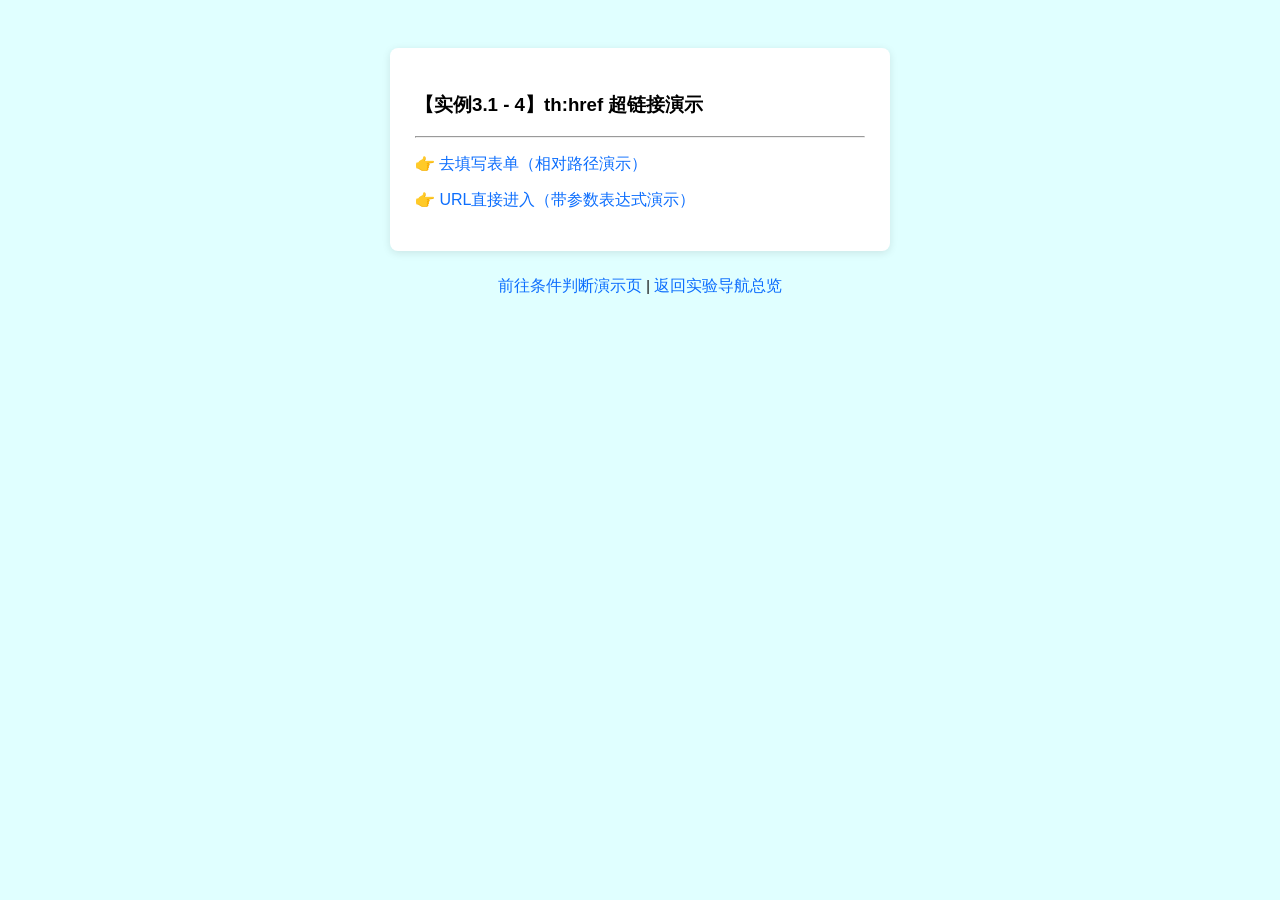
<file: 02-web-dev/computer-experiment/exper-07/demo/src/main/resources/templates/th/href.html>
<!DOCTYPE html>
<html lang="en" xmlns:th="http://www.thymeleaf.org">
<head>
    <meta charset="UTF-8">
    <title>th:href演示</title>
    <style>
        body { background-color: #e0ffff; font-family: sans-serif; padding: 40px; }
        .box { max-width: 450px; margin: 0 auto; background: white; padding: 25px; border-radius: 8px; box-shadow: 0 2px 8px rgba(0,0,0,0.1); }
        .link-item { margin: 15px 0; }
        a { color: #0d6efd; font-size: 16px; text-decoration: none; }
        a:hover { text-decoration: underline; }
        .nav-links { text-align: center; margin-top: 25px; font-size: 14px; }
    </style>
</head>
<body>
    <div class="box">
        <h3>【实例3.1 - 4】th:href 超链接演示</h3>
        <hr>
        <!-- PPT 原版演示语句 -->
        <div>
            <p th:text="'请选择提交方式：'"></p>
            <div class="link-item">
                👉 <a th:href="@{/th/input}">去填写表单（相对路径演示）</a>
            </div>
            <div class="link-item">
                👉 <a th:href="@{/th/object(sname='陕西洛川苹果有限公司',sweixin='8123456-aa.com')}">URL直接进入（带参数表达式演示）</a>
            </div>
        </div>
    </div>

    <div class="nav-links">
        <a th:href="@{/th/switch}">前往条件判断演示页</a> | 
        <a th:href="@{/}">返回实验导航总览</a>
    </div>
</body>
</html>
</file>
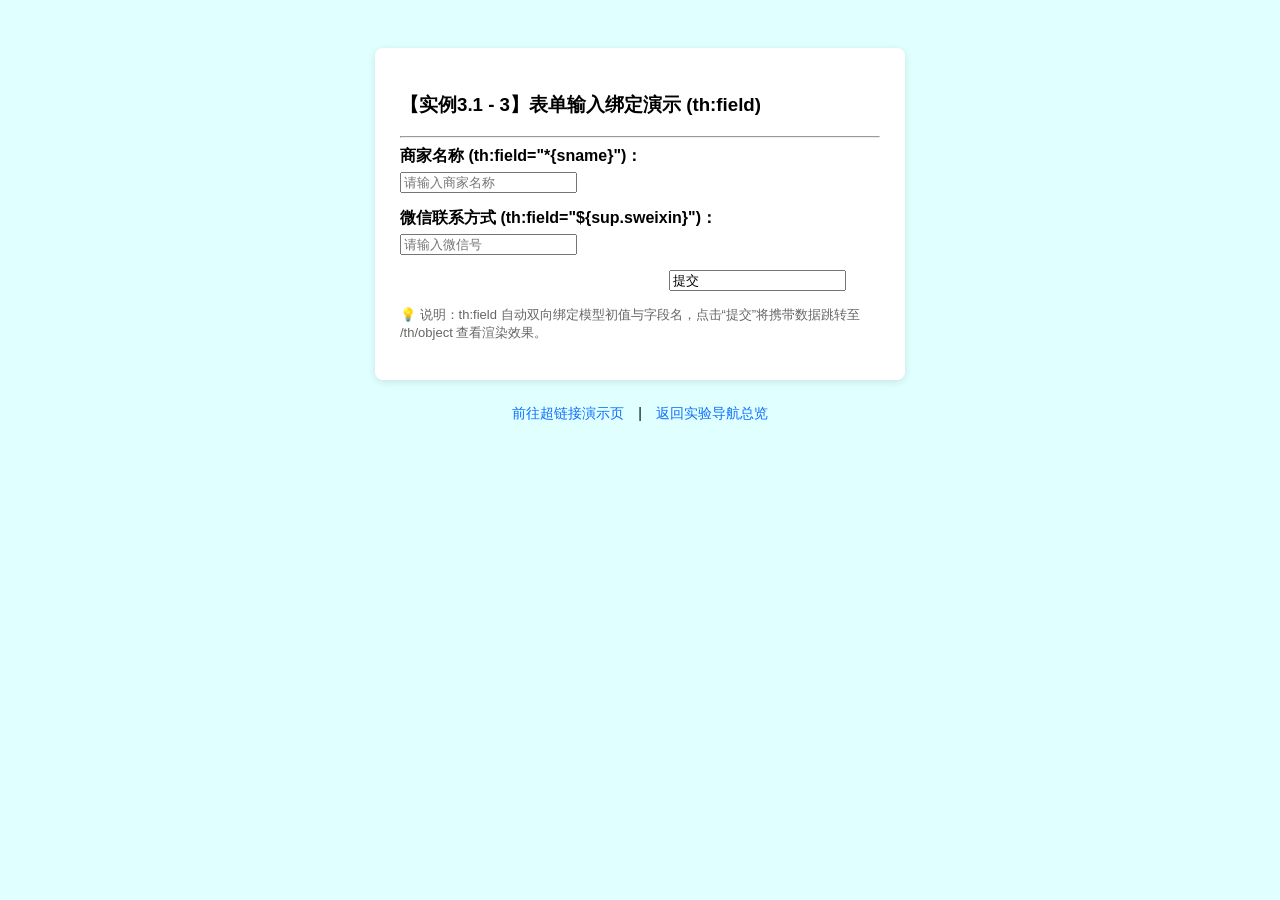
<file: 02-web-dev/computer-experiment/exper-07/demo/src/main/resources/templates/th/input.html>
<!DOCTYPE html>
<html lang="en" xmlns:th="http://www.thymeleaf.org">
<head>
    <meta charset="UTF-8">
    <title>表单输入提交演示</title>
    <style>
        body { background-color: #e0ffff; font-family: sans-serif; padding: 40px; }
        .box { max-width: 480px; margin: 0 auto; background: white; padding: 25px; border-radius: 8px; box-shadow: 0 2px 8px rgba(0,0,0,0.1); }
        .form-group { margin-bottom: 15px; }
        label { display: block; margin-bottom: 5px; font-weight: bold; }
        input[type="text"] { width: 90%; padding: 8px; border: 1px solid #ccc; border-radius: 4px; font-size: 14px; }
        input[type="submit"] { padding: 8px 24px; background: #0d6efd; color: white; border: none; border-radius: 4px; cursor: pointer; }
        .tip { font-size: 13px; color: #666; margin-top: 15px; }
        .nav-links { text-align: center; margin-top: 25px; font-size: 14px; }
        a { color: #0d6efd; text-decoration: none; margin: 0 10px; }
    </style>
</head>
<body>
    <div class="box">
        <h3>【实例3.1 - 3】表单输入绑定演示 (th:field)</h3>
        <hr>
        <!-- PPT 原版表单 -->
        <div>
            <form th:action="@{/th/object}" th:object="${sup}" method="post">
                <div class="form-group">
                    <label>商家名称 (th:field="*{sname}")：</label>
                    <input th:type="text" th:field="*{sname}" placeholder="请输入商家名称"/>
                </div>
                <div class="form-group">
                    <label>微信联系方式 (th:field="${sup.sweixin}")：</label>
                    <input th:type="text" th:field="${sup.sweixin}" placeholder="请输入微信号"/>
                </div>
                <div style="text-align: right; width: 93%;">
                    <input th:type="submit" value="提交">
                </div>
            </form>
        </div>
        <p class="tip">💡 说明：th:field 自动双向绑定模型初值与字段名，点击“提交”将携带数据跳转至 /th/object 查看渲染效果。</p>
    </div>

    <div class="nav-links">
        <a th:href="@{/th/href}">前往超链接演示页</a> | 
        <a th:href="@{/}">返回实验导航总览</a>
    </div>
</body>
</html>
</file>
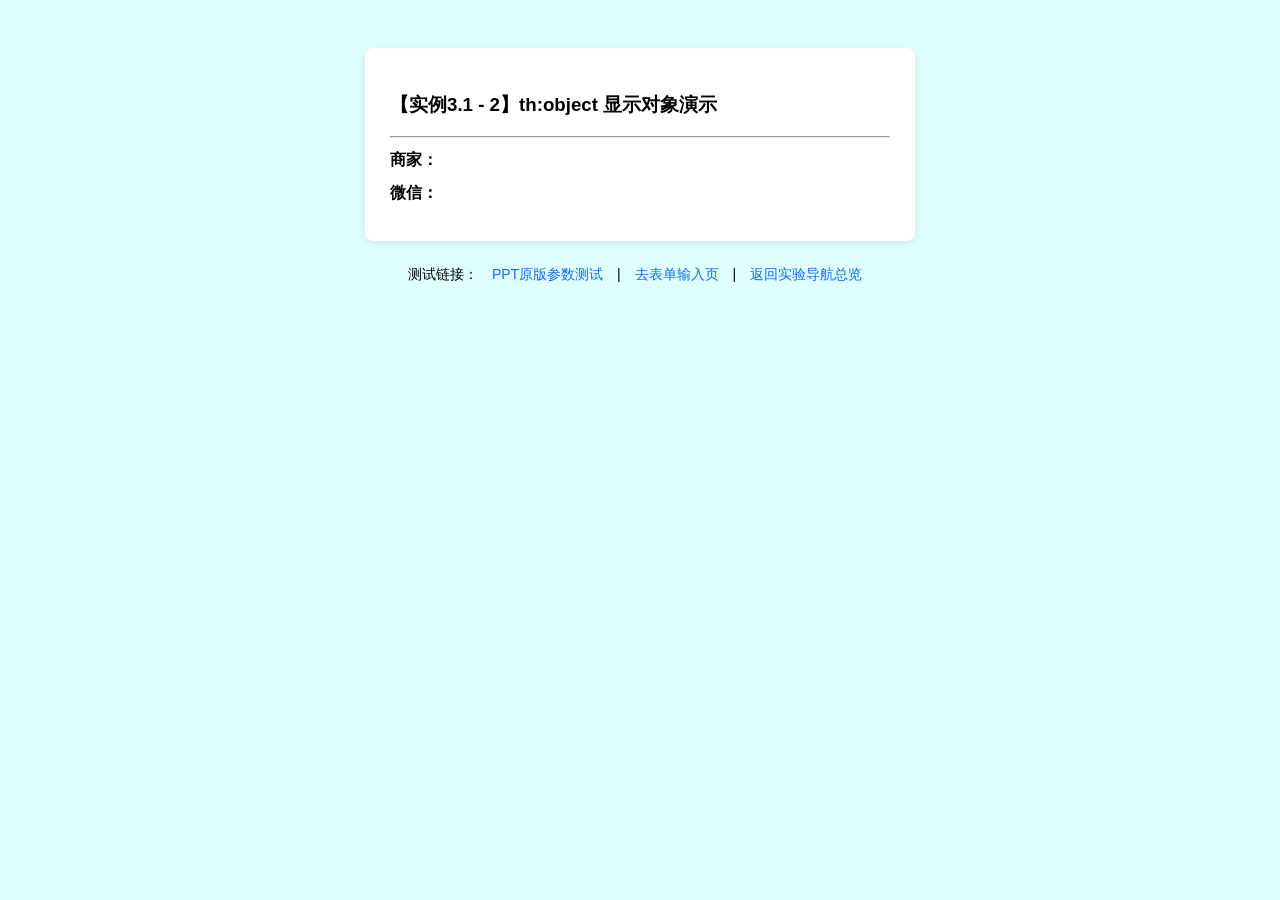
<file: 02-web-dev/computer-experiment/exper-07/demo/src/main/resources/templates/th/object.html>
<!DOCTYPE html>
<html lang="en" xmlns:th="http://www.thymeleaf.org">
<head>
    <meta charset="UTF-8">
    <title>th:object演示</title>
    <style>
        body { background-color: #e0ffff; font-family: sans-serif; padding: 40px; }
        .card { max-width: 500px; margin: 0 auto; background: white; padding: 25px; border-radius: 8px; box-shadow: 0 2px 8px rgba(0,0,0,0.1); }
        .row-item { margin: 12px 0; font-size: 16px; }
        .nav-links { text-align: center; margin-top: 25px; font-size: 14px; }
        a { color: #0d6efd; text-decoration: none; margin: 0 10px; }
    </style>
</head>
<body>
    <div class="card">
        <h3>【实例3.1 - 2】th:object 显示对象演示</h3>
        <hr>
        <!-- PPT 原版演示语句 -->
        <div th:object="${sup}">
            <div class="row-item"><strong>商家：</strong><span th:text="*{sname}"></span></div>
            <div class="row-item"><strong>微信：</strong><span th:text="${sup.sweixin}"></span></div>
        </div>
    </div>

    <div class="nav-links">
        <p>测试链接：
            <a th:href="@{/th/object(sname='陕西洛川苹果有限公司',sweixin='8123456-aa.com')}">PPT原版参数测试</a> | 
            <a th:href="@{/th/input}">去表单输入页</a> | 
            <a th:href="@{/}">返回实验导航总览</a>
        </p>
    </div>
</body>
</html>
</file>
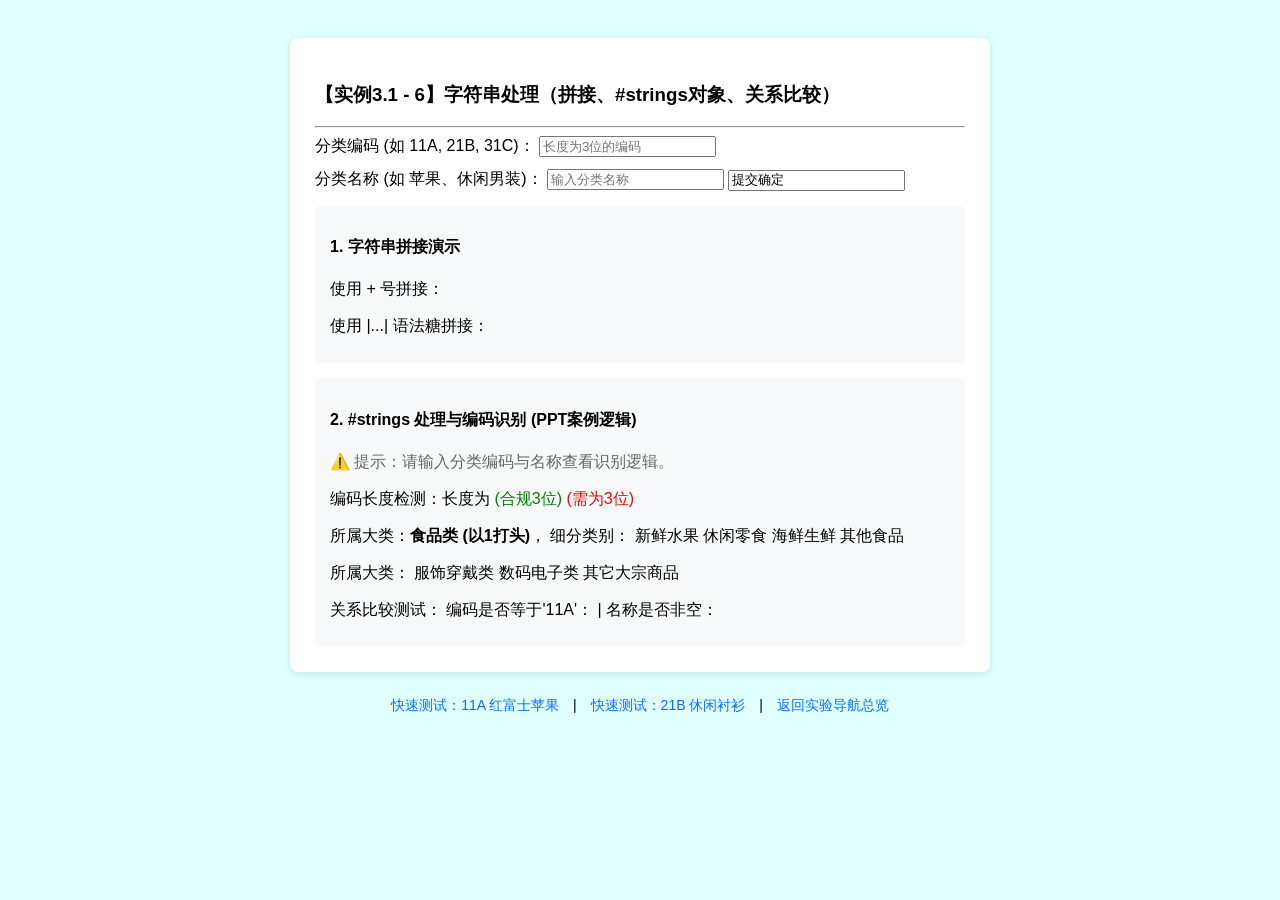
<file: 02-web-dev/computer-experiment/exper-07/demo/src/main/resources/templates/th/strings.html>
<!DOCTYPE html>
<html lang="en" xmlns:th="http://www.thymeleaf.org">
<head>
    <meta charset="UTF-8">
    <title>th:strings 字符串处理演示</title>
    <style>
        body { background-color: #e0ffff; font-family: sans-serif; padding: 30px; }
        .box { max-width: 650px; margin: 0 auto; background: white; padding: 25px; border-radius: 8px; box-shadow: 0 2px 8px rgba(0,0,0,0.1); }
        .form-row { margin-bottom: 12px; }
        input[type="text"] { padding: 6px 8px; width: 200px; }
        input[type="submit"] { padding: 6px 18px; background: #0d6efd; color: white; border: none; border-radius: 4px; cursor: pointer; }
        .section { margin-top: 15px; padding: 10px 15px; background: #f8f9fa; border-radius: 5px; }
        .nav-links { text-align: center; margin-top: 25px; font-size: 14px; }
        a { color: #0d6efd; text-decoration: none; margin: 0 10px; }
        code { background: #eee; padding: 2px 5px; border-radius: 3px; color: #d63384; }
    </style>
</head>
<body>
    <div class="box">
        <h3>【实例3.1 - 6】字符串处理（拼接、#strings对象、关系比较）</h3>
        <hr>
        <form th:action="@{/th/strings}" th:object="${cate}" method="post">
            <div class="form-row">
                <label>分类编码 (如 11A, 21B, 31C)：</label>
                <input th:type="text" th:field="*{tcode}" placeholder="长度为3位的编码"/>
            </div>
            <div class="form-row">
                <label>分类名称 (如 苹果、休闲男装)：</label>
                <input th:type="text" th:field="*{tname}" placeholder="输入分类名称"/>
                <input th:type="submit" value="提交确定">
            </div>
        </form>

        <!-- 1. 字符串拼接演示 (+ 与 |...|) -->
        <div class="section">
            <h4>1. 字符串拼接演示</h4>
            <p>使用 + 号拼接：<span th:text="'【分类】' + (${cate.tname} != null ? ${cate.tname} : '未命名') + '（' + (${cate.tcode} != null ? ${cate.tcode} : '无') + '）'"></span></p>
            <p>使用 |...| 语法糖拼接：<span th:text="|编码：${cate.tcode}，名称：${cate.tname}|"></span></p>
        </div>

        <!-- 2. #strings 常用方法与逻辑判断 (PPT案例复现) -->
        <div class="section">
            <h4>2. #strings 处理与编码识别 (PPT案例逻辑)</h4>
            <!-- 检查是否输入完整 -->
            <div th:if="${#strings.isEmpty(cate.tcode) || #strings.isEmpty(cate.tname)}" style="color: #666;">
                ⚠️ 提示：请输入分类编码与名称查看识别逻辑。
            </div>

            <div th:unless="${#strings.isEmpty(cate.tcode) || #strings.isEmpty(cate.tname)}">
                <p>编码长度检测：长度为 <span th:text="${#strings.length(cate.tcode)}"></span> 
                   <span th:if="${#strings.length(cate.tcode) == 3}" style="color: green;">(合规3位)</span>
                   <span th:unless="${#strings.length(cate.tcode) == 3}" style="color: red;">(需为3位)</span>
                </p>

                <!-- 首位判断 (startsWith) -->
                <p th:if="${#strings.startsWith(cate.tcode, '1')}">
                    所属大类：<strong>食品类 (以1打头)</strong>，
                    细分类别：
                    <span th:switch="${#strings.substring(cate.tcode, 1, 2)}">
                        <span th:case="'1'">新鲜水果</span>
                        <span th:case="'2'">休闲零食</span>
                        <span th:case="'3'">海鲜生鲜</span>
                        <span th:case="*">其他食品</span>
                    </span>
                </p>

                <p th:unless="${#strings.startsWith(cate.tcode, '1')}">
                    所属大类：
                    <span th:if="${#strings.substring(cate.tcode, 0, 1) eq '2'}">服饰穿戴类</span>
                    <span th:if="${#strings.substring(cate.tcode, 0, 1) eq '3'}">数码电子类</span>
                    <span th:if="${#strings.substring(cate.tcode, 0, 1) gt '3'}">其它大宗商品</span>
                </p>

                <!-- 关系谓词演示 eq / ne -->
                <p>关系比较测试：
                    编码是否等于'11A'：<span th:text="${cate.tcode eq '11A'}"></span> | 
                    名称是否非空：<span th:text="${!#strings.isEmpty(cate.tname)}"></span>
                </p>
            </div>
        </div>
    </div>

    <div class="nav-links">
        <a th:href="@{/th/strings(tcode='11A',tname='红富士苹果')}">快速测试：11A 红富士苹果</a> | 
        <a th:href="@{/th/strings(tcode='21B',tname='休闲衬衫')}">快速测试：21B 休闲衬衫</a> | 
        <a th:href="@{/}">返回实验导航总览</a>
    </div>
</body>
</html>
</file>
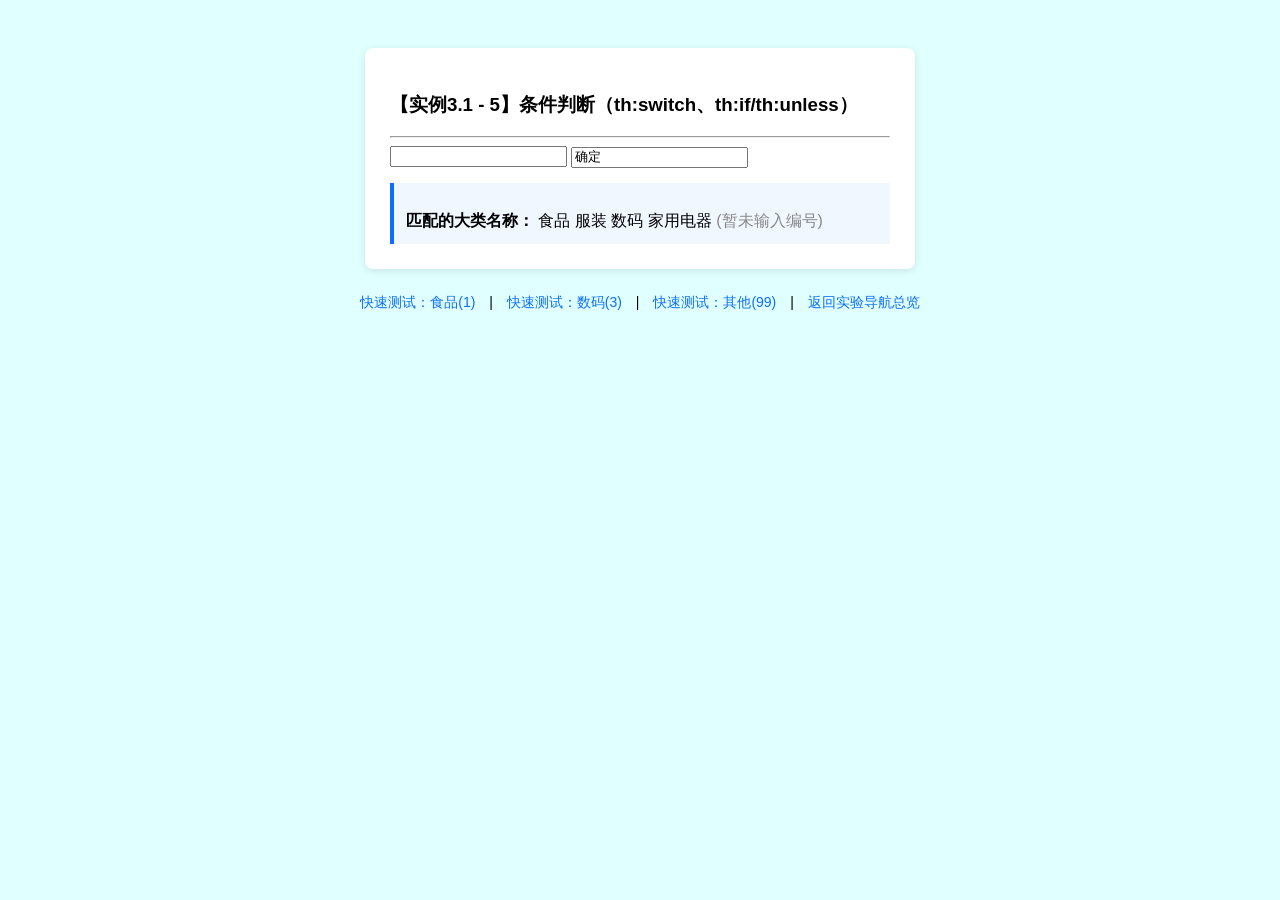
<file: 02-web-dev/computer-experiment/exper-07/demo/src/main/resources/templates/th/switch.html>
<!DOCTYPE html>
<html lang="en" xmlns:th="http://www.thymeleaf.org">
<head>
    <meta charset="UTF-8">
    <title>th:switch与条件判断演示</title>
    <style>
        body { background-color: #e0ffff; font-family: sans-serif; padding: 40px; }
        .box { max-width: 500px; margin: 0 auto; background: white; padding: 25px; border-radius: 8px; box-shadow: 0 2px 8px rgba(0,0,0,0.1); }
        input[type="text"] { padding: 6px 10px; width: 60%; }
        input[type="submit"] { padding: 6px 16px; background: #0d6efd; color: white; border: none; border-radius: 4px; cursor: pointer; }
        .result-box { margin-top: 15px; padding: 12px; background: #f0f7ff; border-left: 4px solid #0d6efd; }
        .nav-links { text-align: center; margin-top: 25px; font-size: 14px; }
        a { color: #0d6efd; text-decoration: none; margin: 0 10px; }
    </style>
</head>
<body>
    <div class="box">
        <h3>【实例3.1 - 5】条件判断（th:switch、th:if/th:unless）</h3>
        <hr>
        <!-- PPT 原版表单 -->
        <form th:action="@{/th/switch}" th:object="${cate}" method="post">
            <input th:type="text" th:field="*{tcode}" th:placeholder="'请输入商品大类编号 (1/2/3/4/其他)'"/>
            <input th:type="submit" value="确定">
        </form>

        <div class="result-box">
            <!-- 只有输入不为空时显示 -->
            <p th:text="'您选择的类别编号为：' + ${cate.tcode}" th:if="${cate != null && cate.tcode != null && cate.tcode != ''}"></p>
            
            <strong>匹配的大类名称：</strong>
            <div th:if="${cate != null}" th:switch="${cate.tcode}" style="display: inline-block;">
                <span th:case="'1'">食品</span>
                <span th:case="'2'">服装</span>
                <span th:case="'3'">数码</span>
                <span th:case="'4'">家用电器</span>
                <span th:case="*" th:text="'其他商品'" th:unless="${cate.tcode == null || cate.tcode == ''}"></span>
                <span th:case="*" th:if="${cate.tcode == null || cate.tcode == ''}" style="color: #888;">(暂未输入编号)</span>
            </div>
        </div>
    </div>

    <div class="nav-links">
        <a th:href="@{/th/switch(tcode='1')}">快速测试：食品(1)</a> | 
        <a th:href="@{/th/switch(tcode='3')}">快速测试：数码(3)</a> | 
        <a th:href="@{/th/switch(tcode='99')}">快速测试：其他(99)</a> | 
        <a th:href="@{/}">返回实验导航总览</a>
    </div>
</body>
</html>
</file>
